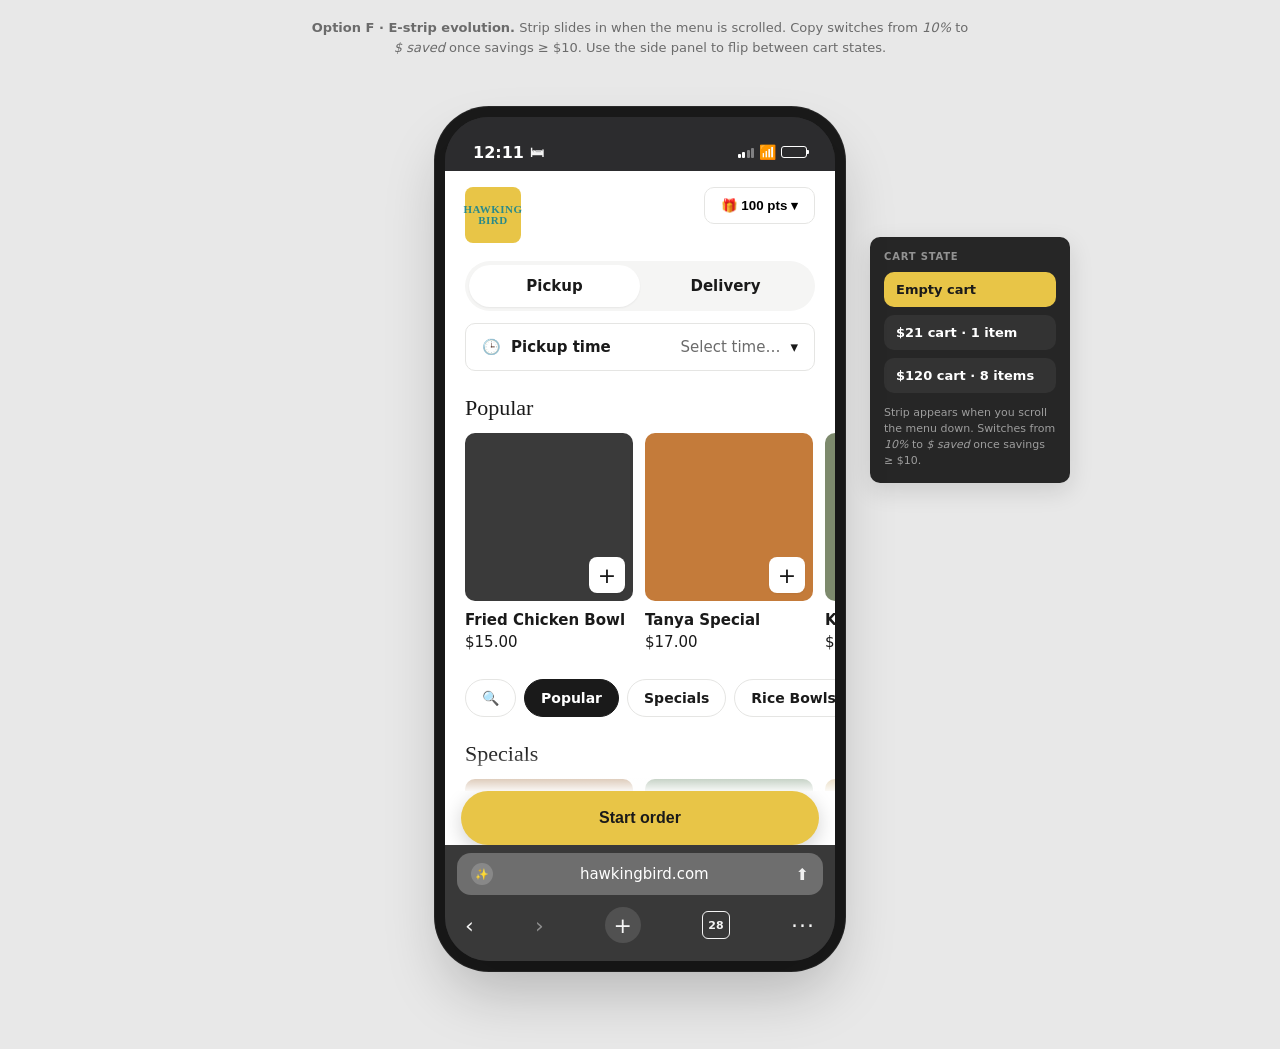
<file: menu-direct-savings-footer-f/index.html>
<!DOCTYPE html>
<html lang="en">
<head>
<meta charset="UTF-8" />
<meta name="viewport" content="width=device-width, initial-scale=1.0" />
<title>Sketch 002 — Option F (E-strip evolution)</title>
<link rel="stylesheet" href="../themes/default.css" />
<style>
  body { padding-bottom: 48px; }

  /* View cart pill base */
  .view-cart-pill {
    display: flex;
    align-items: center;
    justify-content: center;
    gap: 8px;
    background: var(--color-primary);
    color: var(--color-on-primary);
    border: 0;
    width: calc(100% - 32px);
    margin: 0 16px 18px;
    padding: 16px 18px;
    border-radius: var(--radius-full);
    font-weight: 700;
    font-size: 16px;
    box-shadow: var(--shadow-pill);
    cursor: pointer;
  }
  .view-cart-pill .chev { opacity: 0.5; }

  /* Variant F — strip stuck under pill (loyalty cream) */
  .v-f .view-cart-pill,
  .v-f .cta-pill { margin-bottom: 0; }
  .v-f .savings-strip-bottom {
    background: var(--color-reward-soft);
    color: #5a4a14;
    text-align: center;
    font-weight: 700;
    font-size: 12px;
    padding: 7px 18px;
    margin-top: 8px;
    display: flex;
    align-items: center;
    justify-content: center;
    gap: 6px;
  }

  /* Variant F — state controls (sidecar, right of phone) */
  .v-f-wrap {
    position: relative;
    width: 410px;
    margin: 0 auto;
  }
  .state-controls {
    position: absolute;
    top: 120px;
    left: calc(50% + 230px);
    z-index: 60;
    background: rgba(26,26,26,0.94);
    color: white;
    border-radius: var(--radius-md);
    padding: 14px;
    display: flex;
    flex-direction: column;
    gap: 8px;
    box-shadow: var(--shadow-lg);
    font-family: var(--font-sans);
    width: 200px;
  }
  .state-controls .label {
    font-size: 10px;
    font-weight: 700;
    letter-spacing: 0.08em;
    text-transform: uppercase;
    color: rgba(255,255,255,0.5);
    margin-bottom: 2px;
  }
  .state-controls button {
    background: rgba(255,255,255,0.06);
    border: 0;
    color: white;
    font: inherit;
    font-size: 13px;
    font-weight: 600;
    padding: 10px 12px;
    border-radius: var(--radius-md);
    cursor: pointer;
    white-space: nowrap;
    transition: background 0.15s ease;
    text-align: left;
  }
  .state-controls button.active {
    background: var(--color-primary);
    color: var(--color-on-primary);
  }
  .state-controls button:hover:not(.active) {
    background: rgba(255,255,255,0.12);
  }
  .state-controls .hint {
    font-size: 11px;
    color: rgba(255,255,255,0.55);
    line-height: 1.45;
    margin-top: 4px;
  }

  /* Variant F — strip slide-in on scroll */
  .v-f .savings-strip-bottom {
    max-height: 0;
    padding-top: 0;
    padding-bottom: 0;
    margin-top: 0;
    overflow: hidden;
    opacity: 0;
    transition: max-height 0.32s ease, opacity 0.25s ease, padding 0.32s ease, margin 0.32s ease;
  }
  .v-f .dock.scrolled .savings-strip-bottom {
    max-height: 40px;
    opacity: 1;
    padding-top: 7px;
    padding-bottom: 7px;
    margin-top: 8px;
  }

  /* Animated savings number */
  .v-f .savings-strip-bottom .amount {
    display: inline-block;
    font-variant-numeric: tabular-nums;
    transition: transform 0.18s ease, color 0.18s ease;
  }
  .v-f .savings-strip-bottom .amount.bump {
    transform: scale(1.18);
    color: #b67c0a;
  }
  .v-f .qty-tag {
    position: absolute;
    top: 8px; right: 8px;
    background: var(--color-primary);
    color: var(--color-on-primary);
    font-size: 13px;
    font-weight: 700;
    width: 26px; height: 26px;
    border-radius: 6px;
    display: flex; align-items: center; justify-content: center;
    box-shadow: var(--shadow-sm);
  }

  /* Cart count badge inside pill */
  .cart-count {
    background: rgba(0,0,0,0.18);
    color: var(--color-on-primary);
    font-size: 12px;
    font-weight: 700;
    padding: 3px 9px;
    border-radius: var(--radius-full);
  }

  /* Soft fade above sticky footer */
  .dock::before {
    content: "";
    position: absolute;
    left: 0; right: 0; bottom: 100%;
    height: 40px;
    background: linear-gradient(to top, rgba(255,255,255,0.95), rgba(255,255,255,0));
    pointer-events: none;
  }

  /* Tile with quantity badge instead of + */
  .tile .add.qty-badge {
    background: var(--color-primary);
    color: var(--color-on-primary);
    font-weight: 700;
    font-size: 16px;
  }

  /* Info disclaimer button — inline inside the savings strip */
  .info-btn {
    background: transparent;
    border: 0;
    color: #5a4a14;
    opacity: 0.6;
    cursor: pointer;
    padding: 0;
    margin-left: 4px;
    width: 16px;
    height: 16px;
    display: inline-flex;
    align-items: center;
    justify-content: center;
    font-size: 13px;
    font-weight: 700;
    line-height: 1;
    border-radius: 50%;
    transition: opacity 0.15s ease, background 0.15s ease;
    flex-shrink: 0;
  }
  .info-btn:hover,
  .info-btn.open {
    opacity: 1;
    background: rgba(90, 74, 20, 0.14);
  }

  /* Disclaimer popover — sits above the dock */
  .disclaimer-popover {
    position: absolute;
    bottom: calc(100% + 6px);
    right: 14px;
    width: 220px;
    background: #1a1a1a;
    color: rgba(255,255,255,0.92);
    font-size: 11px;
    line-height: 1.45;
    font-weight: 400;
    text-align: left;
    padding: 10px 12px;
    border-radius: 8px;
    box-shadow: 0 6px 20px rgba(0,0,0,0.25);
    opacity: 0;
    transform: translateY(4px);
    pointer-events: none;
    transition: opacity 0.18s ease, transform 0.18s ease;
    z-index: 20;
  }
  .disclaimer-popover.open {
    opacity: 1;
    transform: translateY(0);
    pointer-events: auto;
  }
  .disclaimer-popover::after {
    content: "";
    position: absolute;
    bottom: -5px;
    right: 24px;
    width: 10px;
    height: 10px;
    background: #1a1a1a;
    transform: rotate(45deg);
  }
</style>
</head>
<body>

<p class="variant-caption">
  <strong>Option F · E-strip evolution.</strong> Strip slides in when the menu is scrolled. Copy switches from <em>10%</em> to <em>$ saved</em> once savings ≥ $10. Use the side panel to flip between cart states.
</p>

<!-- ============ F — E-strip evolution ============ -->
<section class="variant active" id="variant-f">
 <div class="v-f-wrap">
  <div class="state-controls">
    <div class="label">Cart state</div>
    <button data-state="empty" class="active">Empty cart</button>
    <button data-state="small">$21 cart · 1 item</button>
    <button data-state="big">$120 cart · 8 items</button>
    <div class="hint">Strip appears when you scroll the menu down. Switches from <em>10%</em> to <em>$ saved</em> once savings ≥ $10.</div>
  </div>
  <div class="phone v-f">
    <div class="ios-status">
      <div class="time"><span>12:11</span><span class="loc-icon">🛏</span></div>
      <div class="icons">
        <span class="signal-bars"><i></i><i></i><i></i><i></i></span>
        <span class="wifi">📶</span>
        <span class="battery"><span class="level"></span></span>
      </div>
    </div>
    <div class="browser-viewport">
      <div class="phone-scroll" id="f-scroll">
        <div class="page-header">
          <div class="brand-tile">HAWKING<br/>BIRD</div>
          <button class="sign-in">🎁 100 pts ▾</button>
        </div>
        <div class="toggle-pill" style="margin-top:10px;">
          <button class="active">Pickup</button>
          <button>Delivery</button>
        </div>
        <div class="row-select">
          <span>🕒</span>
          <span class="label">Pickup time</span>
          <span class="value" id="f-pickup">Select time…</span>
          <span>▾</span>
        </div>
        <h2 class="section-h">Popular</h2>
        <div class="tiles">
          <div class="tile">
            <div class="img" style="background:#3a3a3a url('https://images.unsplash.com/photo-1604908176997-125f25cc6f3d?w=400') center/cover">
              <div class="add" id="f-tile-fc">+</div>
              <div class="qty-tag" id="f-qty-fc" style="display:none;">5</div>
            </div>
            <div class="name">Fried Chicken Bowl</div>
            <div class="price">$15.00</div>
          </div>
          <div class="tile">
            <div class="img" style="background:#c47b3a url('https://images.unsplash.com/photo-1565299624946-b28f40a0ae38?w=400') center/cover">
              <div class="add" id="f-tile-tanya">+</div>
              <div class="qty-tag" id="f-qty-tanya" style="display:none;">1</div>
            </div>
            <div class="name">Tanya Special</div>
            <div class="price">$17.00</div>
          </div>
          <div class="tile">
            <div class="img" style="background:#7d8a6d url('https://images.unsplash.com/photo-1543353071-873f17a7a088?w=400') center/cover">
              <div class="add" id="f-tile-kmg">+</div>
              <div class="qty-tag" id="f-qty-kmg" style="display:none;">3</div>
            </div>
            <div class="name">KMG &amp; Broth</div>
            <div class="price">$15.00</div>
          </div>
        </div>
        <div class="cat-pills" style="padding-bottom: 16px;">
          <div class="cat-pill">🔍</div>
          <div class="cat-pill active">Popular</div>
          <div class="cat-pill">Specials</div>
          <div class="cat-pill">Rice Bowls</div>
          <div class="cat-pill">Salads</div>
        </div>

        <h2 class="section-h">Specials</h2>
        <div class="tiles">
          <div class="tile">
            <div class="img" style="background:#a06b3a url('https://images.unsplash.com/photo-1606755962773-d324e0a13086?w=400') center/cover"><div class="add">+</div></div>
            <div class="name">Hawking Wings</div>
            <div class="price">$13.00</div>
          </div>
          <div class="tile">
            <div class="img" style="background:#5a7d5a url('https://images.unsplash.com/photo-1559847844-5315695dadae?w=400') center/cover"><div class="add">+</div></div>
            <div class="name">Green Curry</div>
            <div class="price">$16.00</div>
          </div>
          <div class="tile">
            <div class="img" style="background:#c4a05a url('https://images.unsplash.com/photo-1574484184081-afea8a62f9f5?w=400') center/cover"><div class="add">+</div></div>
            <div class="name">Pad See Ew</div>
            <div class="price">$15.00</div>
          </div>
        </div>

        <h2 class="section-h">Rice Bowls</h2>
        <div class="tiles" style="padding-bottom: 140px;">
          <div class="tile">
            <div class="img" style="background:#7a5a3a url('https://images.unsplash.com/photo-1546069901-ba9599a7e63c?w=400') center/cover"><div class="add">+</div></div>
            <div class="name">Crispy Chicken Rice</div>
            <div class="price">$14.00</div>
          </div>
          <div class="tile">
            <div class="img" style="background:#a08a5a url('https://images.unsplash.com/photo-1512058564366-18510be2db19?w=400') center/cover"><div class="add">+</div></div>
            <div class="name">Coconut Rice Bowl</div>
            <div class="price">$13.00</div>
          </div>
          <div class="tile">
            <div class="img" style="background:#8a5a4a url('https://images.unsplash.com/photo-1490645935967-10de6ba17061?w=400') center/cover"><div class="add">+</div></div>
            <div class="name">Spiced Lamb Bowl</div>
            <div class="price">$18.00</div>
          </div>
        </div>
      </div>

      <div class="dock" id="f-dock" style="background:white;">
        <!-- CTA pill renders dynamically -->
        <button class="cta-pill" id="f-cta">Start order</button>
        <div class="disclaimer-popover" id="f-disclaimer">
          Based on aggregate menu price comparisons plus a standard service fee; prices and fees may vary by item, customer, and over time. Excludes delivery fees.
        </div>
        <div class="savings-strip-bottom" id="f-strip">
          <span id="f-strip-text">🍃 You're saving 10% by ordering directly from us.</span>
          <button class="info-btn" id="f-info" aria-label="About these savings" aria-expanded="false">ⓘ</button>
        </div>
      </div>
    </div>
    <div class="safari-chrome">
      <div class="safari-url">
        <span class="sparkle">✨</span>
        <span class="url">hawkingbird.com</span>
        <span class="share">⬆</span>
      </div>
      <div class="safari-toolbar">
        <span class="back">‹</span>
        <span class="fwd">›</span>
        <span class="add">+</span>
        <span class="tabs">28</span>
        <span class="more">···</span>
      </div>
    </div>
  </div>
 </div>
</section>

<script>
  // ============ Variant F — state cycling + scroll-reveal strip ============
  const STATES = {
    empty: {
      cartTotal: 0,
      tiles: { fc: 0, tanya: 0, kmg: 0 },
      pickup: 'Select time…'
    },
    small: {
      cartTotal: 21,
      tiles: { fc: 0, tanya: 1, kmg: 0 },
      pickup: 'Tomorrow, 12 PM'
    },
    big: {
      cartTotal: 120,
      tiles: { fc: 5, tanya: 0, kmg: 3 },
      pickup: 'Tomorrow, 12 PM'
    }
  };

  let lastSavings = 0; // track for count-up animation

  function animateNumber(el, from, to, duration = 450) {
    const start = performance.now();
    const delta = to - from;
    function tick(now) {
      const t = Math.min(1, (now - start) / duration);
      const eased = 1 - Math.pow(1 - t, 3); // easeOutCubic
      const v = Math.round(from + delta * eased);
      el.textContent = '$' + v;
      if (t < 1) requestAnimationFrame(tick);
    }
    requestAnimationFrame(tick);
  }

  function applyState(name) {
    const s = STATES[name];
    const cta = document.getElementById('f-cta');
    const strip = document.getElementById('f-strip');
    const stripText = document.getElementById('f-strip-text');
    const pickup = document.getElementById('f-pickup');

    pickup.textContent = s.pickup;

    // CTA
    if (s.cartTotal === 0) {
      cta.textContent = 'Start order';
    } else {
      const totalItems = Object.values(s.tiles).reduce((a,b) => a+b, 0);
      cta.innerHTML = `<span>View cart · ${totalItems} item${totalItems > 1 ? 's' : ''}</span> <span style="opacity:0.5;margin-left:6px;">›</span>`;
    }

    // Tile +/qty
    ['fc','tanya','kmg'].forEach(k => {
      const add = document.getElementById('f-tile-' + k);
      const tag = document.getElementById('f-qty-' + k);
      if (s.tiles[k] > 0) {
        add.style.display = 'none';
        tag.style.display = 'flex';
        tag.textContent = s.tiles[k];
      } else {
        add.style.display = 'flex';
        tag.style.display = 'none';
      }
    });

    // Savings strip — % until savings >= $10, then $ amount
    const savings = Math.round(s.cartTotal * 0.10);
    if (savings >= 10) {
      stripText.innerHTML = `🍃 You're saving <span class="amount">$${lastSavings >= 10 ? lastSavings : savings}</span> by ordering directly from us.`;
      const amountEl = stripText.querySelector('.amount');
      // Animate from previous savings if we were already in $ mode
      const fromValue = lastSavings >= 10 ? lastSavings : savings;
      if (fromValue !== savings) {
        animateNumber(amountEl, fromValue, savings);
      } else {
        amountEl.textContent = '$' + savings;
      }
      // bump pop effect
      requestAnimationFrame(() => {
        amountEl.classList.add('bump');
        setTimeout(() => amountEl.classList.remove('bump'), 220);
      });
    } else {
      stripText.innerHTML = `🍃 You're saving 10% by ordering directly from us.`;
    }
    lastSavings = savings;
  }

  document.querySelectorAll('.state-controls button').forEach(btn => {
    btn.addEventListener('click', () => {
      document.querySelectorAll('.state-controls button').forEach(b => b.classList.remove('active'));
      btn.classList.add('active');
      applyState(btn.dataset.state);
    });
  });

  // Scroll-reveal: show savings strip after the user scrolls down a bit
  const fScroll = document.getElementById('f-scroll');
  const fDock = document.getElementById('f-dock');
  fScroll.addEventListener('scroll', () => {
    if (fScroll.scrollTop > 40) {
      fDock.classList.add('scrolled');
    } else {
      fDock.classList.remove('scrolled');
    }
  });

  // Initialize F at empty
  applyState('empty');

  // Info disclaimer toggle
  (function () {
    const btn = document.getElementById('f-info');
    const popover = document.getElementById('f-disclaimer');
    if (!btn || !popover) return;
    btn.addEventListener('click', (e) => {
      e.stopPropagation();
      const isOpen = popover.classList.toggle('open');
      btn.classList.toggle('open', isOpen);
      btn.setAttribute('aria-expanded', isOpen ? 'true' : 'false');
    });
    document.addEventListener('click', (e) => {
      if (!popover.contains(e.target) && e.target !== btn) {
        popover.classList.remove('open');
        btn.classList.remove('open');
        btn.setAttribute('aria-expanded', 'false');
      }
    });
  })();
</script>
</body>
</html>
</file>
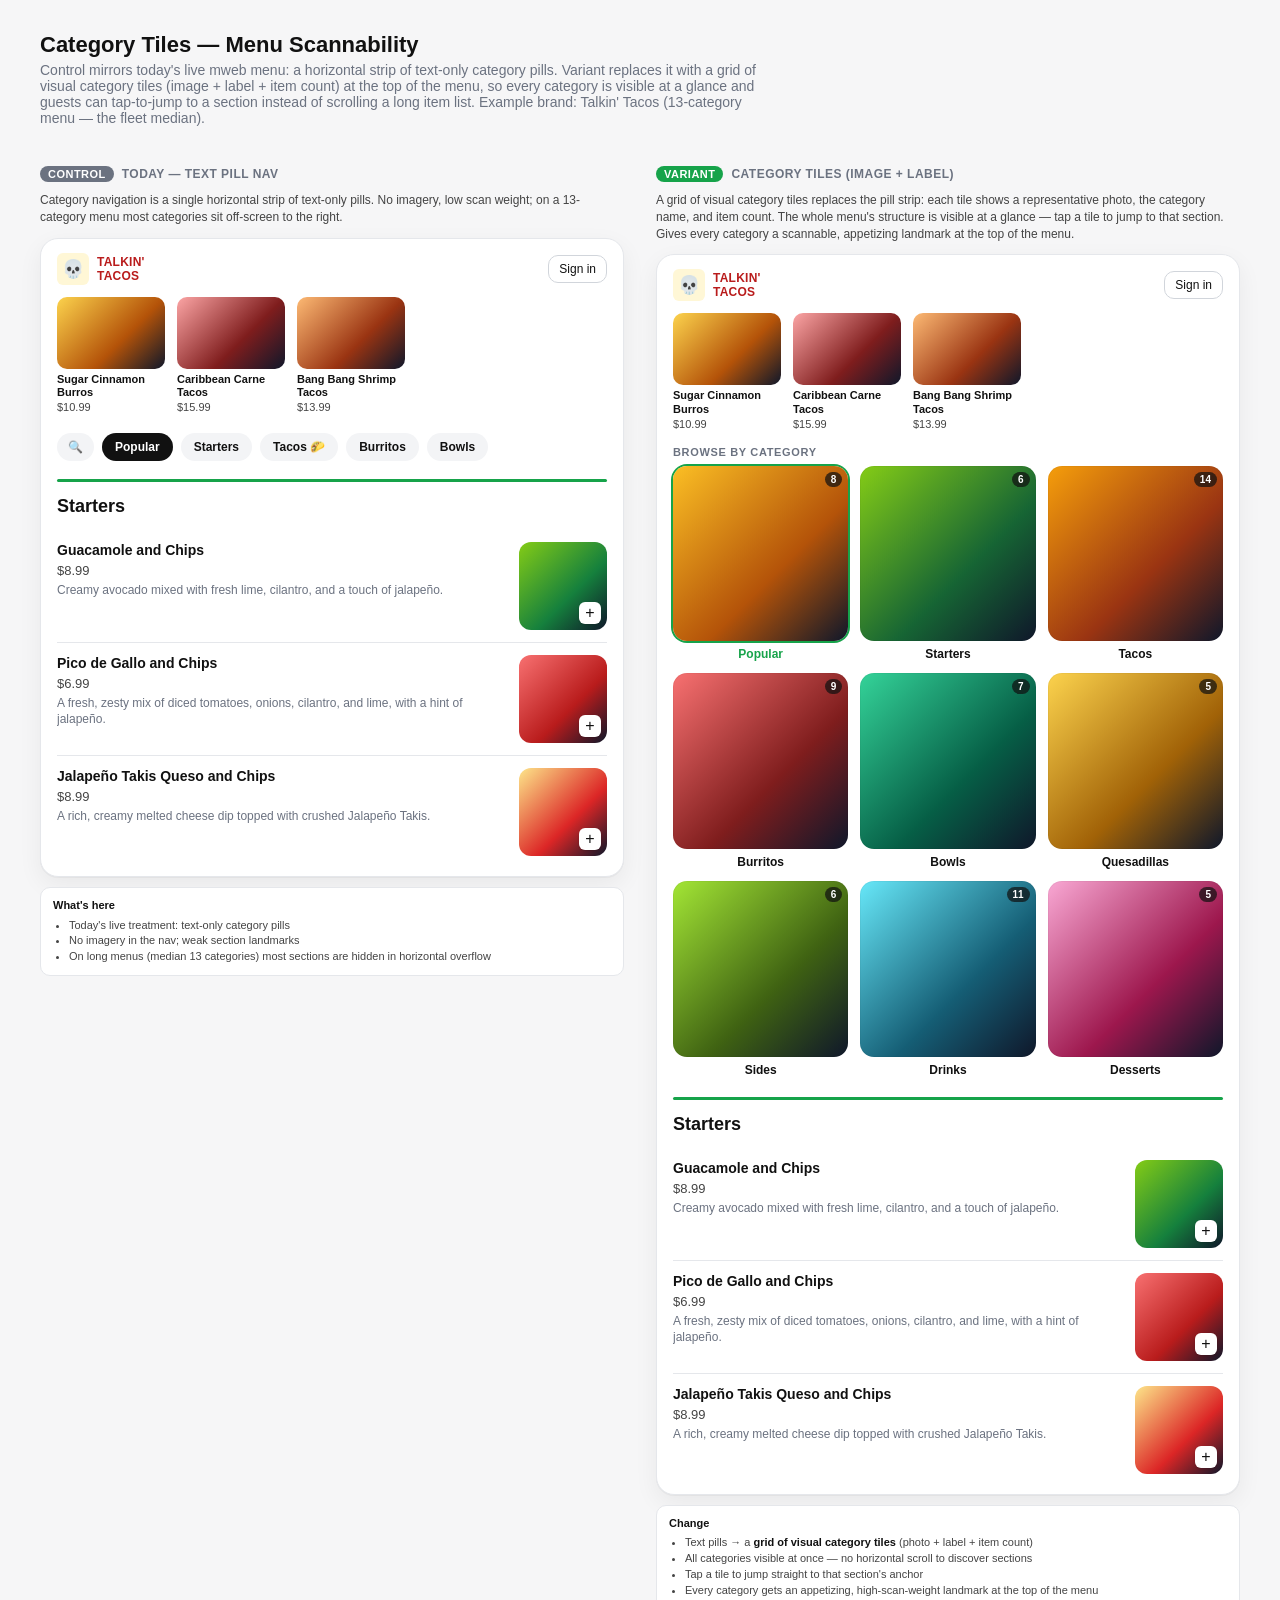
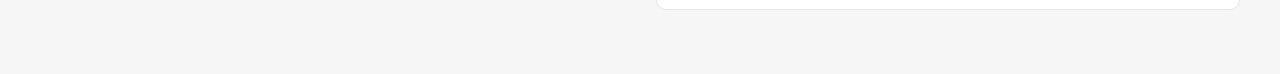
<file: category-tiles-menu-scannability/mockup.html>
<!doctype html>
<html lang="en">
<head>
<meta charset="utf-8" />
<meta name="viewport" content="width=device-width, initial-scale=1" />
<title>Category Tiles — Menu Scannability Mockup</title>
<style>
  :root {
    --bg: #f6f6f7;
    --panel: #ffffff;
    --ink: #111;
    --ink-2: #444;
    --muted: #6b7280;
    --hairline: #e5e7eb;
    --accent: #16a34a;
    --pill-bg: #f3f4f6;
    --pill-active: #111;
  }
  * { box-sizing: border-box; }
  html, body {
    margin: 0; padding: 0;
    font-family: -apple-system, BlinkMacSystemFont, "Segoe UI", Inter, Roboto, sans-serif;
    background: var(--bg); color: var(--ink);
  }
  .page-header { padding: 32px 40px 16px; background: var(--bg); }
  .page-header h1 { margin: 0 0 4px; font-size: 22px; font-weight: 700; }
  .page-header p { margin: 0; color: var(--muted); font-size: 14px; max-width: 720px; }
  .lab-grid {
    display: grid; grid-template-columns: repeat(2, minmax(360px, 1fr));
    gap: 32px; padding: 24px 40px 64px; align-items: start;
  }
  @media (max-width: 820px) { .lab-grid { grid-template-columns: 1fr; } }

  .col-label {
    display: flex; align-items: center; gap: 8px; margin-bottom: 10px;
    font-size: 12px; font-weight: 700; letter-spacing: 0.04em; text-transform: uppercase; color: var(--muted);
  }
  .col-label .tag { background: var(--pill-active); color: white; padding: 2px 8px; border-radius: 999px; font-size: 11px; }
  .col-label.control .tag { background: #6b7280; }
  .col-label.variant .tag { background: #16a34a; }
  .col-note { font-size: 12px; color: var(--ink-2); margin-bottom: 12px; line-height: 1.4; min-height: 32px; }

  .device {
    background: var(--panel); border-radius: 18px;
    box-shadow: 0 1px 0 rgba(17,17,17,0.04), 0 8px 24px rgba(17,17,17,0.06);
    overflow: hidden; border: 1px solid var(--hairline);
  }
  .device-top { display: flex; align-items: center; justify-content: space-between; padding: 14px 16px 6px; }
  .brand { display: flex; align-items: center; gap: 8px; }
  .brand-mark { width: 32px; height: 32px; border-radius: 6px; background: #fff7d6; display: grid; place-items: center; font-size: 18px; }
  .brand-name { font-size: 12px; font-weight: 800; color: #b91c1c; letter-spacing: 0.02em; }
  .signin { border: 1px solid #d1d5db; border-radius: 10px; padding: 6px 10px; font-size: 12px; background: white; }

  /* popular strip */
  .popular-strip { display: flex; gap: 12px; overflow-x: auto; padding: 6px 16px 12px; scrollbar-width: none; }
  .popular-strip::-webkit-scrollbar { display: none; }
  .pop-card { flex: 0 0 auto; width: 108px; }
  .pop-card .thumb { width: 108px; height: 72px; border-radius: 10px; margin-bottom: 4px; }
  .pop-card .ttl { font-size: 11px; font-weight: 700; line-height: 1.2; }
  .pop-card .price { font-size: 11px; color: var(--ink-2); margin-top: 2px; }

  /* CONTROL — text pill nav */
  .cat-nav { display: flex; gap: 8px; overflow-x: auto; padding: 8px 16px 14px; scrollbar-width: none; }
  .cat-nav::-webkit-scrollbar { display: none; }
  .pill { flex: 0 0 auto; background: var(--pill-bg); border-radius: 999px; padding: 6px 12px; font-size: 12px; font-weight: 600; color: #111; border: 1px solid transparent; }
  .pill.search { padding: 6px 10px; }
  .pill.active { background: var(--pill-active); color: white; }

  /* VARIANT — category TILES (image + label), grid layout */
  .section-eyebrow { font-size: 11px; font-weight: 700; letter-spacing: 0.06em; text-transform: uppercase; color: var(--muted); padding: 4px 16px 6px; }
  .tile-grid { display: grid; grid-template-columns: repeat(3, 1fr); gap: 12px; padding: 2px 16px 16px; }
  .tile { text-align: center; }
  .tile .img { width: 100%; aspect-ratio: 1 / 1; border-radius: 14px; position: relative; box-shadow: inset 0 0 0 1px rgba(0,0,0,0.04); }
  .tile .img .count { position: absolute; right: 6px; top: 6px; background: rgba(17,17,17,0.72); color: #fff; font-size: 10px; font-weight: 700; padding: 2px 6px; border-radius: 999px; }
  .tile .lbl { font-size: 12px; font-weight: 700; margin-top: 6px; line-height: 1.2; color: #111; }
  .tile.active .lbl { color: var(--accent); }
  .tile.active .img { box-shadow: 0 0 0 2px var(--accent); }

  .divider { height: 3px; background: var(--accent); border-radius: 2px; margin: 4px 16px 0; }

  /* category section + items (shared) */
  .cat-section { padding: 14px 16px 8px; }
  .cat-name { font-size: 18px; font-weight: 800; line-height: 1.2; margin: 0 0 12px; }
  .item { display: grid; grid-template-columns: 1fr 88px; gap: 12px; padding: 12px 0; border-bottom: 1px solid var(--hairline); }
  .item:last-child { border-bottom: none; }
  .item-name { font-size: 14px; font-weight: 700; line-height: 1.25; margin: 0 0 4px; }
  .item-price { font-size: 13px; color: var(--ink-2); margin: 0 0 4px; }
  .item-desc { font-size: 12px; color: var(--muted); line-height: 1.35; margin: 0; display: -webkit-box; -webkit-box-orient: vertical; -webkit-line-clamp: 2; overflow: hidden; }
  .item-image { width: 88px; height: 88px; border-radius: 12px; background: #1f2937; background-size: cover; background-position: center; position: relative; }
  .item-image::after { content: "+"; position: absolute; right: 6px; bottom: 6px; width: 22px; height: 22px; border-radius: 6px; background: white; color: #111; display: grid; place-items: center; font-size: 16px; line-height: 1; box-shadow: 0 1px 2px rgba(0,0,0,0.15); }

  /* fake imagery via gradients (no network) */
  .img-guac     { background: linear-gradient(135deg,#84cc16,#15803d 60%,#0f172a); }
  .img-pico     { background: linear-gradient(135deg,#f87171,#b91c1c 60%,#0f172a); }
  .img-jalapeno { background: linear-gradient(135deg,#fde68a,#dc2626 60%,#0f172a); }
  .img-pop1     { background: linear-gradient(135deg,#fcd34d,#b45309 60%,#0f172a); }
  .img-pop2     { background: linear-gradient(135deg,#fca5a5,#7f1d1d 60%,#0f172a); }
  .img-pop3     { background: linear-gradient(135deg,#fdba74,#9a3412 60%,#0f172a); }
  .t-popular   { background: linear-gradient(135deg,#fbbf24,#b45309 60%,#0f172a); }
  .t-starters  { background: linear-gradient(135deg,#84cc16,#166534 60%,#0f172a); }
  .t-tacos     { background: linear-gradient(135deg,#f59e0b,#9a3412 60%,#0f172a); }
  .t-burritos  { background: linear-gradient(135deg,#f87171,#7f1d1d 60%,#0f172a); }
  .t-bowls     { background: linear-gradient(135deg,#34d399,#065f46 60%,#0f172a); }
  .t-quesa     { background: linear-gradient(135deg,#fcd34d,#a16207 60%,#0f172a); }
  .t-sides     { background: linear-gradient(135deg,#a3e635,#3f6212 60%,#0f172a); }
  .t-drinks    { background: linear-gradient(135deg,#67e8f9,#155e75 60%,#0f172a); }
  .t-desserts  { background: linear-gradient(135deg,#f9a8d4,#9d174d 60%,#0f172a); }

  .changes { margin-top: 10px; background: white; border: 1px solid var(--hairline); border-radius: 10px; padding: 10px 12px; font-size: 11px; line-height: 1.45; color: var(--ink-2); }
  .changes b { color: var(--ink); }
  .changes ul { margin: 4px 0 0; padding-left: 16px; }
</style>
</head>
<body>

<header class="page-header">
  <h1>Category Tiles — Menu Scannability</h1>
  <p>Control mirrors today's live mweb menu: a horizontal strip of text-only category pills. Variant replaces it with a grid of visual category tiles (image + label + item count) at the top of the menu, so every category is visible at a glance and guests can tap-to-jump to a section instead of scrolling a long item list. Example brand: Talkin' Tacos (13-category menu — the fleet median).</p>
</header>

<section class="lab-grid">

  <!-- CONTROL -->
  <div class="col">
    <div class="col-label control"><span class="tag">CONTROL</span> Today — text pill nav</div>
    <div class="col-note">Category navigation is a single horizontal strip of text-only pills. No imagery, low scan weight; on a 13-category menu most categories sit off-screen to the right.</div>

    <div class="device control">
      <div class="device-top">
        <div class="brand"><div class="brand-mark">💀</div><div class="brand-name">TALKIN'<br>TACOS</div></div>
        <div class="signin">Sign in</div>
      </div>

      <div class="popular-strip">
        <div class="pop-card"><div class="thumb img-pop1"></div><div class="ttl">Sugar Cinnamon Burros</div><div class="price">$10.99</div></div>
        <div class="pop-card"><div class="thumb img-pop2"></div><div class="ttl">Caribbean Carne Tacos</div><div class="price">$15.99</div></div>
        <div class="pop-card"><div class="thumb img-pop3"></div><div class="ttl">Bang Bang Shrimp Tacos</div><div class="price">$13.99</div></div>
      </div>

      <div class="cat-nav">
        <div class="pill search">🔍</div>
        <div class="pill active">Popular</div>
        <div class="pill">Starters</div>
        <div class="pill">Tacos 🌮</div>
        <div class="pill">Burritos</div>
        <div class="pill">Bowls</div>
      </div>

      <div class="divider"></div>

      <div class="cat-section">
        <h2 class="cat-name">Starters</h2>
        <div class="item">
          <div class="item-content">
            <h3 class="item-name">Guacamole and Chips</h3>
            <div class="item-price">$8.99</div>
            <p class="item-desc">Creamy avocado mixed with fresh lime, cilantro, and a touch of jalapeño.</p>
          </div>
          <div class="item-image img-guac"></div>
        </div>
        <div class="item">
          <div class="item-content">
            <h3 class="item-name">Pico de Gallo and Chips</h3>
            <div class="item-price">$6.99</div>
            <p class="item-desc">A fresh, zesty mix of diced tomatoes, onions, cilantro, and lime, with a hint of jalapeño.</p>
          </div>
          <div class="item-image img-pico"></div>
        </div>
        <div class="item">
          <div class="item-content">
            <h3 class="item-name">Jalapeño Takis Queso and Chips</h3>
            <div class="item-price">$8.99</div>
            <p class="item-desc">A rich, creamy melted cheese dip topped with crushed Jalapeño Takis.</p>
          </div>
          <div class="item-image img-jalapeno"></div>
        </div>
      </div>
    </div>

    <div class="changes">
      <b>What's here</b>
      <ul>
        <li>Today's live treatment: text-only category pills</li>
        <li>No imagery in the nav; weak section landmarks</li>
        <li>On long menus (median 13 categories) most sections are hidden in horizontal overflow</li>
      </ul>
    </div>
  </div>

  <!-- VARIANT — category tiles -->
  <div class="col">
    <div class="col-label variant"><span class="tag">VARIANT</span> Category tiles (image + label)</div>
    <div class="col-note">A grid of visual category tiles replaces the pill strip: each tile shows a representative photo, the category name, and item count. The whole menu's structure is visible at a glance — tap a tile to jump to that section. Gives every category a scannable, appetizing landmark at the top of the menu.</div>

    <div class="device variant">
      <div class="device-top">
        <div class="brand"><div class="brand-mark">💀</div><div class="brand-name">TALKIN'<br>TACOS</div></div>
        <div class="signin">Sign in</div>
      </div>

      <div class="popular-strip">
        <div class="pop-card"><div class="thumb img-pop1"></div><div class="ttl">Sugar Cinnamon Burros</div><div class="price">$10.99</div></div>
        <div class="pop-card"><div class="thumb img-pop2"></div><div class="ttl">Caribbean Carne Tacos</div><div class="price">$15.99</div></div>
        <div class="pop-card"><div class="thumb img-pop3"></div><div class="ttl">Bang Bang Shrimp Tacos</div><div class="price">$13.99</div></div>
      </div>

      <div class="section-eyebrow">Browse by category</div>
      <div class="tile-grid">
        <div class="tile active"><div class="img t-popular"><span class="count">8</span></div><div class="lbl">Popular</div></div>
        <div class="tile"><div class="img t-starters"><span class="count">6</span></div><div class="lbl">Starters</div></div>
        <div class="tile"><div class="img t-tacos"><span class="count">14</span></div><div class="lbl">Tacos</div></div>
        <div class="tile"><div class="img t-burritos"><span class="count">9</span></div><div class="lbl">Burritos</div></div>
        <div class="tile"><div class="img t-bowls"><span class="count">7</span></div><div class="lbl">Bowls</div></div>
        <div class="tile"><div class="img t-quesa"><span class="count">5</span></div><div class="lbl">Quesadillas</div></div>
        <div class="tile"><div class="img t-sides"><span class="count">6</span></div><div class="lbl">Sides</div></div>
        <div class="tile"><div class="img t-drinks"><span class="count">11</span></div><div class="lbl">Drinks</div></div>
        <div class="tile"><div class="img t-desserts"><span class="count">5</span></div><div class="lbl">Desserts</div></div>
      </div>

      <div class="divider"></div>

      <div class="cat-section">
        <h2 class="cat-name">Starters</h2>
        <div class="item">
          <div class="item-content">
            <h3 class="item-name">Guacamole and Chips</h3>
            <div class="item-price">$8.99</div>
            <p class="item-desc">Creamy avocado mixed with fresh lime, cilantro, and a touch of jalapeño.</p>
          </div>
          <div class="item-image img-guac"></div>
        </div>
        <div class="item">
          <div class="item-content">
            <h3 class="item-name">Pico de Gallo and Chips</h3>
            <div class="item-price">$6.99</div>
            <p class="item-desc">A fresh, zesty mix of diced tomatoes, onions, cilantro, and lime, with a hint of jalapeño.</p>
          </div>
          <div class="item-image img-pico"></div>
        </div>
        <div class="item">
          <div class="item-content">
            <h3 class="item-name">Jalapeño Takis Queso and Chips</h3>
            <div class="item-price">$8.99</div>
            <p class="item-desc">A rich, creamy melted cheese dip topped with crushed Jalapeño Takis.</p>
          </div>
          <div class="item-image img-jalapeno"></div>
        </div>
      </div>
    </div>

    <div class="changes">
      <b>Change</b>
      <ul>
        <li>Text pills → a <b>grid of visual category tiles</b> (photo + label + item count)</li>
        <li>All categories visible at once — no horizontal scroll to discover sections</li>
        <li>Tap a tile to jump straight to that section's anchor</li>
        <li>Every category gets an appetizing, high-scan-weight landmark at the top of the menu</li>
      </ul>
    </div>
  </div>

</section>

</body>
</html>
</file>
<file: themes/default.css>
:root {
  /* Brand — Hawking Bird */
  --color-bg: #ffffff;
  --color-surface: #ffffff;
  --color-surface-2: #f5f5f4;
  --color-border: #e5e5e3;
  --color-text: #1a1a1a;
  --color-text-muted: #6b6b6b;

  /* Brand primary — Hawking Bird yellow CTA */
  --color-primary: #e8c547;
  --color-primary-hover: #d9b432;
  --color-on-primary: #1a1a1a;

  /* Savings palette — green for "cheaper / save" */
  --color-savings: #16a34a;          /* fresh green */
  --color-savings-soft: #dcfce7;     /* mint pill bg */
  --color-savings-text: #15803d;
  --color-savings-strong: #0f5132;

  /* Deal emphasis — red, like image 3 */
  --color-deal: #d93b1f;
  --color-deal-soft: #fee2dc;

  /* Reward (existing yellow strip) */
  --color-reward-soft: #fef3c7;

  /* Typography */
  --font-display: 'DM Serif Display', 'Playfair Display', Georgia, serif;
  --font-sans: -apple-system, BlinkMacSystemFont, 'SF Pro Text', system-ui, sans-serif;
  --text-xs: 11px;
  --text-sm: 13px;
  --text-base: 15px;
  --text-lg: 17px;
  --text-xl: 20px;
  --text-2xl: 24px;
  --text-3xl: 28px;

  /* Spacing */
  --space-1: 4px;
  --space-2: 8px;
  --space-3: 12px;
  --space-4: 16px;
  --space-5: 20px;
  --space-6: 24px;
  --space-8: 32px;

  /* Shapes */
  --radius-sm: 6px;
  --radius-md: 10px;
  --radius-lg: 16px;
  --radius-xl: 22px;
  --radius-full: 9999px;

  /* Shadows */
  --shadow-sm: 0 1px 2px rgba(0,0,0,0.06);
  --shadow-md: 0 4px 12px rgba(0,0,0,0.08);
  --shadow-lg: 0 8px 24px rgba(0,0,0,0.12);
  --shadow-pill: 0 6px 20px rgba(0,0,0,0.18);
}

* { box-sizing: border-box; }

body {
  margin: 0;
  font-family: var(--font-sans);
  color: var(--color-text);
  background: #e8e8e8; /* phone bezel area */
  -webkit-font-smoothing: antialiased;
}

/* ---------- Phone frame (iOS Safari mobile web) ---------- */
.phone {
  width: 390px;
  height: 844px;
  margin: 60px auto 40px;
  background: #2c2c2e;
  border-radius: 44px;
  box-shadow: 0 30px 60px rgba(0,0,0,0.22), 0 0 0 10px #1a1a1a, 0 0 0 11px #2a2a2a;
  position: relative;
  overflow: hidden;
  display: flex;
  flex-direction: column;
}

/* iOS status bar — dark */
.ios-status {
  height: 54px;
  background: #2c2c2e;
  color: white;
  display: flex;
  align-items: center;
  justify-content: space-between;
  padding: 16px 28px 0;
  font-weight: 600;
  font-size: 16px;
  flex-shrink: 0;
  font-family: var(--font-sans);
}
.ios-status .time {
  display: flex; align-items: center; gap: 6px;
}
.ios-status .time .loc-icon {
  font-size: 14px;
  opacity: 0.95;
}
.ios-status .icons {
  display: flex; align-items: center; gap: 5px;
}
.ios-status .signal-bars {
  display: inline-flex; align-items: flex-end; gap: 1.5px;
  height: 11px;
}
.ios-status .signal-bars i {
  width: 3px;
  background: white;
  border-radius: 1px;
  display: inline-block;
}
.ios-status .signal-bars i:nth-child(1) { height: 4px; }
.ios-status .signal-bars i:nth-child(2) { height: 6px; }
.ios-status .signal-bars i:nth-child(3) { height: 8px; opacity: 0.4; }
.ios-status .signal-bars i:nth-child(4) { height: 10px; opacity: 0.4; }
.ios-status .wifi {
  font-size: 14px;
}
.ios-status .battery {
  width: 26px; height: 12px;
  border: 1.5px solid white; border-radius: 3px;
  position: relative;
  padding: 1px;
}
.ios-status .battery::after {
  content: ""; position: absolute;
  right: -3px; top: 3px;
  width: 2px; height: 4px;
  background: white;
  border-radius: 0 1px 1px 0;
}
.ios-status .battery .level {
  height: 100%;
  width: 18%;
  background: #ff3b30;
  border-radius: 1px;
}

/* Browser viewport (the scrollable page) */
.browser-viewport {
  flex: 1;
  background: var(--color-bg);
  position: relative;
  overflow: hidden;
}

.phone-scroll {
  height: 100%;
  overflow-y: auto;
  position: relative;
}

/* Safari bottom chrome */
.safari-chrome {
  background: #393939;
  flex-shrink: 0;
  padding: 8px 12px 14px;
  font-family: var(--font-sans);
}
.safari-url {
  background: #6e6e6e;
  border-radius: 14px;
  padding: 10px 14px;
  display: flex;
  align-items: center;
  gap: 10px;
  color: white;
  font-size: 15px;
  font-weight: 500;
}
.safari-url .sparkle {
  width: 22px; height: 22px;
  border-radius: 50%;
  background: rgba(255,255,255,0.18);
  display: inline-flex; align-items: center; justify-content: center;
  font-size: 11px;
}
.safari-url .url {
  flex: 1; text-align: center;
  font-size: 15px;
}
.safari-url .share {
  font-size: 16px;
  opacity: 0.9;
}
.safari-toolbar {
  display: flex;
  align-items: center;
  justify-content: space-between;
  padding: 12px 8px 4px;
  color: rgba(255,255,255,0.95);
  font-size: 22px;
}
.safari-toolbar .back { opacity: 1; }
.safari-toolbar .fwd { opacity: 0.45; }
.safari-toolbar .add {
  width: 36px; height: 36px;
  border-radius: 50%;
  background: rgba(255,255,255,0.12);
  display: inline-flex; align-items: center; justify-content: center;
  font-size: 22px;
  font-weight: 300;
}
.safari-toolbar .tabs {
  width: 28px; height: 28px;
  border: 1.5px solid rgba(255,255,255,0.95);
  border-radius: 6px;
  display: inline-flex; align-items: center; justify-content: center;
  font-size: 11px;
  font-weight: 600;
}
.safari-toolbar .more {
  font-size: 22px;
  letter-spacing: 1px;
}

/* ---------- Page chrome ---------- */
.page-header {
  display: flex;
  justify-content: space-between;
  align-items: flex-start;
  padding: 16px 20px 8px;
}

.brand-tile {
  width: 56px; height: 56px;
  background: var(--color-primary);
  border-radius: 8px;
  display: flex; align-items: center; justify-content: center;
  font-family: 'Marker Felt', 'Comic Sans MS', cursive;
  color: #2a8a8a;
  font-weight: 800;
  font-size: 11px;
  line-height: 1;
  text-align: center;
  letter-spacing: 0.5px;
}

.sign-in {
  border: 1px solid var(--color-border);
  border-radius: var(--radius-md);
  padding: 10px 16px;
  font-weight: 600;
  background: var(--color-surface);
}

.menu-title {
  font-family: var(--font-display);
  font-size: 26px;
  text-align: center;
  margin: 12px 0 4px;
  font-weight: 400;
}
.menu-sub {
  text-align: center;
  font-size: 14px;
  color: var(--color-text-muted);
  margin: 0;
}
.menu-hours {
  text-align: center;
  font-size: 14px;
  color: var(--color-text);
  margin: 6px 0 18px;
}
.menu-hours u { text-decoration: underline; }

.toggle-pill {
  display: flex;
  background: var(--color-surface-2);
  border-radius: var(--radius-full);
  margin: 0 20px 12px;
  padding: 4px;
  font-weight: 600;
  font-size: 15px;
  position: relative;
}
.toggle-pill button {
  flex: 1;
  border: 0;
  background: transparent;
  padding: 12px;
  border-radius: var(--radius-full);
  font: inherit;
  cursor: pointer;
  color: var(--color-text);
}
.toggle-pill button.active {
  background: var(--color-surface);
  box-shadow: var(--shadow-sm);
}

.row-select {
  display: flex;
  align-items: center;
  gap: 10px;
  margin: 0 20px 24px;
  border: 1px solid var(--color-border);
  border-radius: var(--radius-md);
  padding: 14px 16px;
  font-size: 15px;
}
.row-select .label { font-weight: 600; flex: 1; }
.row-select .value { color: var(--color-text-muted); }

.section-h {
  font-family: var(--font-display);
  font-size: 22px;
  font-weight: 400;
  margin: 8px 20px 12px;
}

.tiles {
  display: flex;
  gap: 12px;
  overflow-x: auto;
  padding: 0 20px 12px;
  scrollbar-width: none;
}
.tiles::-webkit-scrollbar { display: none; }

.tile {
  flex: 0 0 168px;
}
.tile .img {
  width: 168px; height: 168px;
  border-radius: var(--radius-md);
  background-size: cover;
  background-position: center;
  position: relative;
}
.tile .add {
  position: absolute;
  bottom: 8px; right: 8px;
  width: 36px; height: 36px;
  background: white;
  border-radius: 8px;
  display: flex; align-items: center; justify-content: center;
  font-size: 22px; font-weight: 300;
  box-shadow: var(--shadow-sm);
}
.tile .add.qty {
  background: var(--color-primary);
  color: var(--color-on-primary);
  font-weight: 700;
  font-size: 16px;
}
.tile .name { font-weight: 600; margin: 10px 0 4px; font-size: 15px; }
.tile .price { color: var(--color-text); font-size: 15px; }

.cat-pills {
  display: flex;
  gap: 8px;
  overflow-x: auto;
  padding: 16px 20px 100px;
  scrollbar-width: none;
}
.cat-pills::-webkit-scrollbar { display: none; }
.cat-pill {
  flex: 0 0 auto;
  padding: 10px 16px;
  border: 1px solid var(--color-border);
  border-radius: var(--radius-full);
  background: var(--color-surface);
  font-weight: 600;
  font-size: 14px;
}
.cat-pill.active {
  background: #1a1a1a;
  color: white;
  border-color: #1a1a1a;
}

/* ---------- Sticky / floating footer area ---------- */
.dock {
  position: absolute;
  left: 0; right: 0; bottom: 0;
  pointer-events: none;
}
.dock > * { pointer-events: auto; }

.cta-bar {
  background: var(--color-primary);
  color: var(--color-on-primary);
  text-align: center;
  font-weight: 700;
  font-size: 17px;
  padding: 22px;
}

/* Pill / floating versions reused across sketches */
.cta-pill {
  display: block;
  background: var(--color-primary);
  color: var(--color-on-primary);
  text-align: center;
  font-weight: 700;
  font-size: 16px;
  padding: 18px;
  border-radius: var(--radius-full);
  box-shadow: var(--shadow-pill);
  margin: 0 16px 18px;
  border: 0;
  width: calc(100% - 32px);
  cursor: pointer;
  transition: transform 0.15s ease, box-shadow 0.15s ease;
}
.cta-pill:active { transform: translateY(1px); box-shadow: 0 3px 10px rgba(0,0,0,0.15); }

/* Savings strip */
.savings-pill {
  display: inline-flex;
  align-items: center;
  gap: 6px;
  background: var(--color-savings-soft);
  color: var(--color-savings-text);
  font-weight: 700;
  font-size: 13px;
  padding: 8px 14px;
  border-radius: var(--radius-full);
  box-shadow: var(--shadow-sm);
}

/* ---------- Variant tabs ---------- */
.variant-bar {
  position: sticky;
  top: 0;
  z-index: 50;
  background: #1a1a1a;
  display: flex;
  gap: 4px;
  padding: 10px 12px;
  overflow-x: auto;
  scrollbar-width: none;
}
.variant-bar::-webkit-scrollbar { display: none; }
.variant-tab {
  flex: 0 0 auto;
  background: rgba(255,255,255,0.08);
  color: white;
  border: 0;
  padding: 8px 14px;
  border-radius: var(--radius-full);
  font: inherit;
  font-size: 13px;
  cursor: pointer;
  font-family: var(--font-sans);
  white-space: nowrap;
  transition: background 0.15s ease;
}
.variant-tab:hover { background: rgba(255,255,255,0.18); }
.variant-tab.active {
  background: var(--color-primary);
  color: var(--color-on-primary);
  font-weight: 700;
}

.variant { display: none; }
.variant.active { display: block; }

.variant-caption {
  text-align: center;
  color: #6b6b6b;
  font-size: 13px;
  margin: 18px auto 0;
  max-width: 700px;
  padding: 0 20px;
  line-height: 1.5;
}

.variant-grid {
  display: flex;
  justify-content: center;
  gap: 32px;
  flex-wrap: wrap;
  padding: 24px;
}
.variant-card {
  display: flex;
  flex-direction: column;
  align-items: center;
}
.variant-card h3 {
  font-family: var(--font-sans);
  font-size: 14px;
  font-weight: 600;
  margin: 0 0 12px;
  color: #1a1a1a;
}
.variant-card .blurb {
  font-size: 12px;
  color: #6b6b6b;
  text-align: center;
  margin: 12px 0 0;
  max-width: 260px;
  line-height: 1.5;
}
</file>
